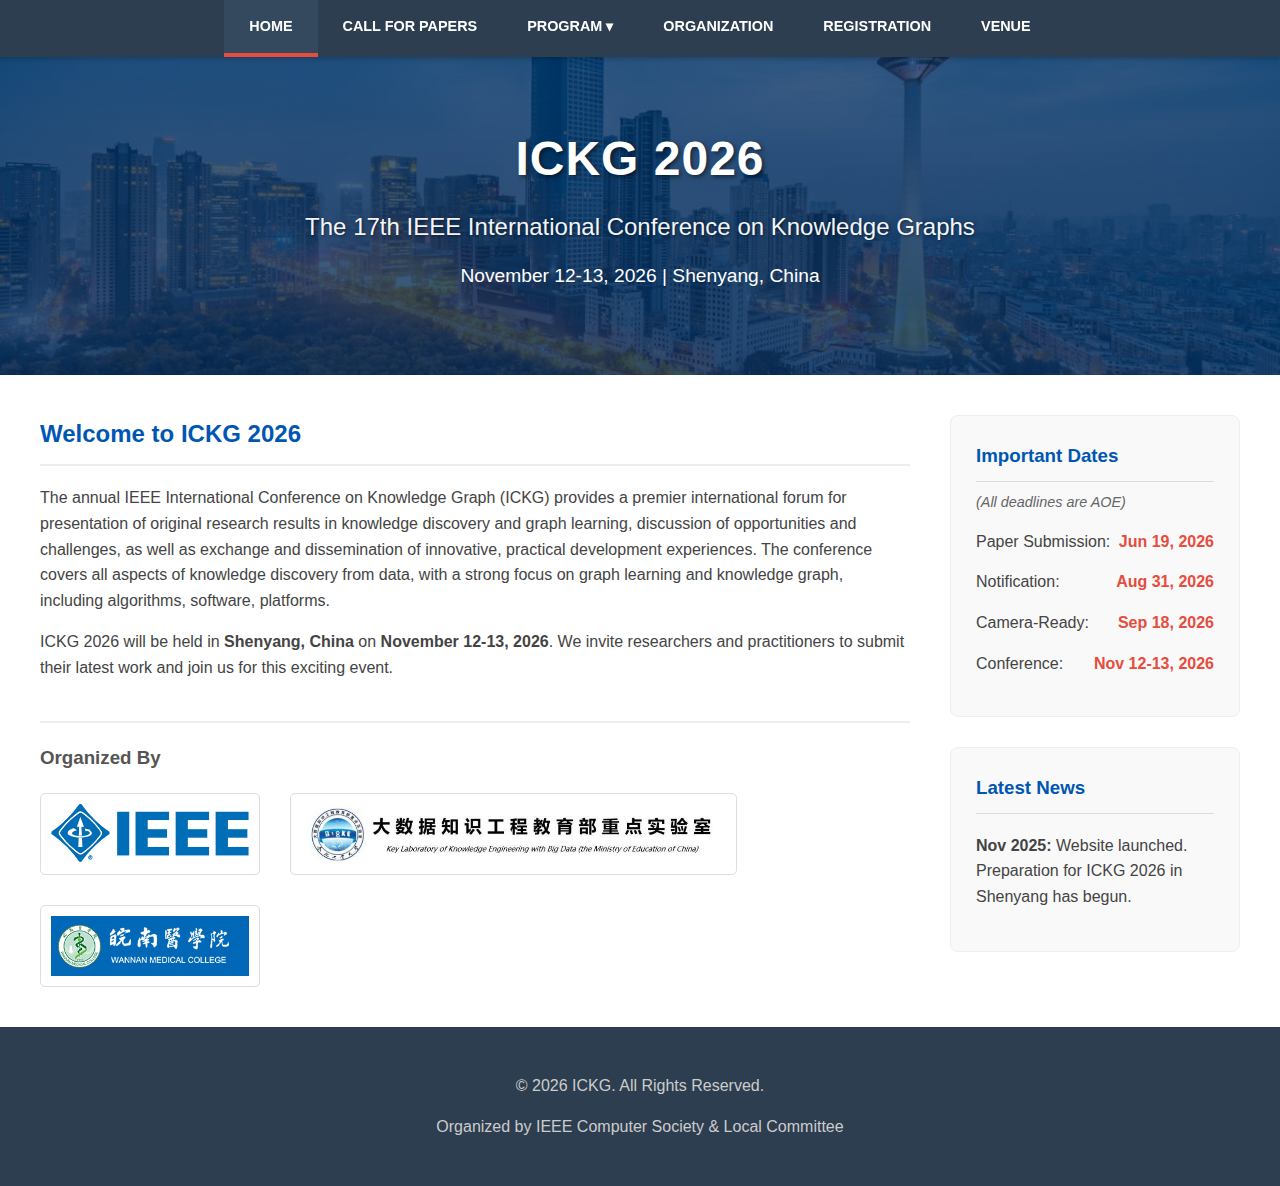
<file: index.html>
<!DOCTYPE html>
<html lang="en">
<head>
    <meta charset="UTF-8">
    <meta name="viewport" content="width=device-width, initial-scale=1.0">
    <title>Home - ICKG 2026</title>
    <link rel="stylesheet" href="style.css">
</head>
<body>
    
    <nav>
        <div class="nav-container">
            <div class="mobile-brand">ICKG 2026</div>
            <div class="menu-toggle" onclick="toggleMenu()">&#9776;</div>
            <ul id="main-menu">
                <li><a href="index.html" class="active">Home</a></li>
                <li><a href="call-for-papers.html">Call for Papers</a></li>
                <li class="dropdown">
                    <a href="program.html">Program &#9662;</a>
                    <ul class="dropdown-content">
                        <li><a href="program.html">Program Overview</a></li>
                        <li><a href="keynote-speakers.html">Keynote Speakers</a></li>
                        <li><a href="schedule.html">Schedule</a></li>
                    </ul>
                </li>
                <li><a href="organization.html">Organization</a></li>
                <li><a href="registration.html">Registration</a></li>
                <li><a href="venue.html">Venue</a></li>
            </ul>
        </div>
    </nav>
     
    
    <header>
        <div style="max-width: 1200px; margin: 0 auto; padding: 0 20px;">
            <h1>ICKG 2026</h1>
            <h2>The 17th IEEE International Conference on Knowledge Graphs</h2>
            <p style="font-size: 1.2rem; margin-top: 15px; font-weight: 500;">November 12-13, 2026 | Shenyang, China</p>
        </div>
    </header>

    <div class="container">
        <div class="main-content" style="">
            
    <h2 class="section-title">Welcome to ICKG 2026</h2>
    
    <p>The annual IEEE International Conference on Knowledge Graph (ICKG) provides a premier international forum for presentation of original research results in knowledge discovery and graph learning, discussion of opportunities and challenges, as well as exchange and dissemination of innovative, practical development experiences. The conference covers all aspects of knowledge discovery from data, with a strong focus on graph learning and knowledge graph, including algorithms, software, platforms.</p>
    
    <p>ICKG 2026 will be held in <strong>Shenyang, China</strong> on <strong>November 12-13, 2026</strong>. We invite researchers and practitioners to submit their latest work and join us for this exciting event.</p>

    <div class="organizer-section">
        <h3 style="margin-top:0; margin-bottom:20px; color:#555;">Organized By</h3>
        <div class="organizer-logos">
             <a href="https://www.ieee.org/" target="_blank" class="organizer-logo-link" title="IEEE">
                <img src="logo_ieee.png" alt="IEEE Logo" class="organizer-img" onerror="this.style.display='none';this.parentElement.innerHTML='<b>IEEE</b>'">
            </a>
            <a href="https://lab.zhonghuapu.com/" target="_blank" class="organizer-logo-link" title="BigKE Lab">
                <img src="logo_bigke.png" alt="BigKE Lab Logo" class="organizer-img" onerror="this.style.display='none';this.parentElement.innerHTML='<b>BigKE Lab</b>'">
            </a>
            <a href="https://www.wnmc.edu.cn/" target="_blank" class="organizer-logo-link" title="Wannan Medical College">
                <img src="logo_wnmc.png" alt="Wannan Medical College Logo" class="organizer-img" onerror="this.style.display='none';this.parentElement.innerHTML='<b>Wannan Medical College</b>'">
            </a>
        </div>
    </div>

        </div>
        
        <aside class="sidebar">
            <div class="sidebar-box">
                <h3>Important Dates</h3>
                <p style="font-size:0.9rem; color:#666; margin-top:-10px; margin-bottom:15px; font-style:italic;">(All deadlines are AOE)</p>
                <div class="date-item"><span>Paper Submission:</span><span class="date-value">Jun 19, 2026</span></div>
                <div class="date-item"><span>Notification:</span><span class="date-value">Aug 31, 2026</span></div>
                <div class="date-item"><span>Camera-Ready:</span><span class="date-value">Sep 18, 2026</span></div>
                <div class="date-item"><span>Conference:</span><span class="date-value">Nov 12-13, 2026</span></div>
            </div>
            <div class="sidebar-box">
                <h3>Latest News</h3>
                <p><strong>Nov 2025:</strong> Website launched. Preparation for ICKG 2026 in Shenyang has begun.</p>
            </div>
        </aside>

    </div>
    
    <footer>
        <p>&copy; 2026 ICKG. All Rights Reserved.</p>
        <p>Organized by IEEE Computer Society & Local Committee</p>
    </footer>
    
    <!-- Mobile Menu Script -->
    <script>
        function toggleMenu() {
            var menu = document.getElementById("main-menu");
            menu.classList.toggle("show-menu");
        }
    </script>
</body></html>
</file>
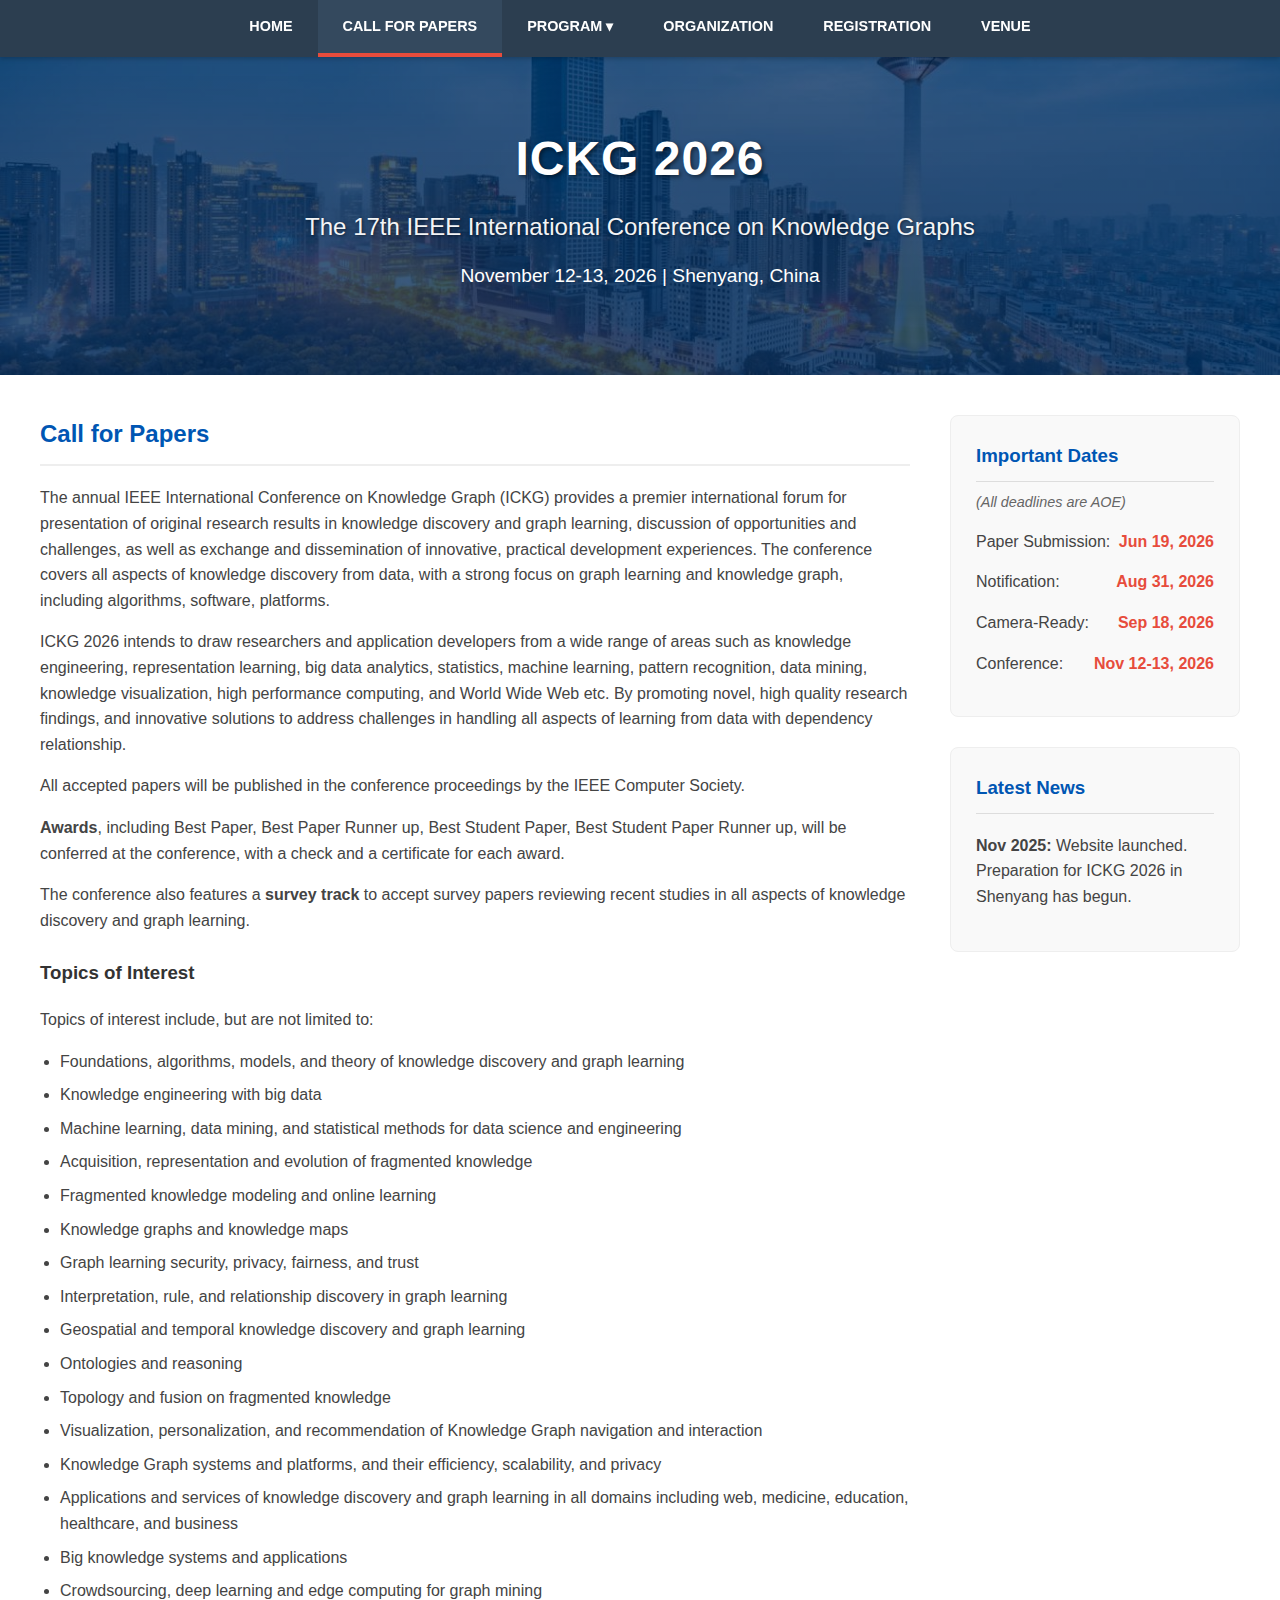
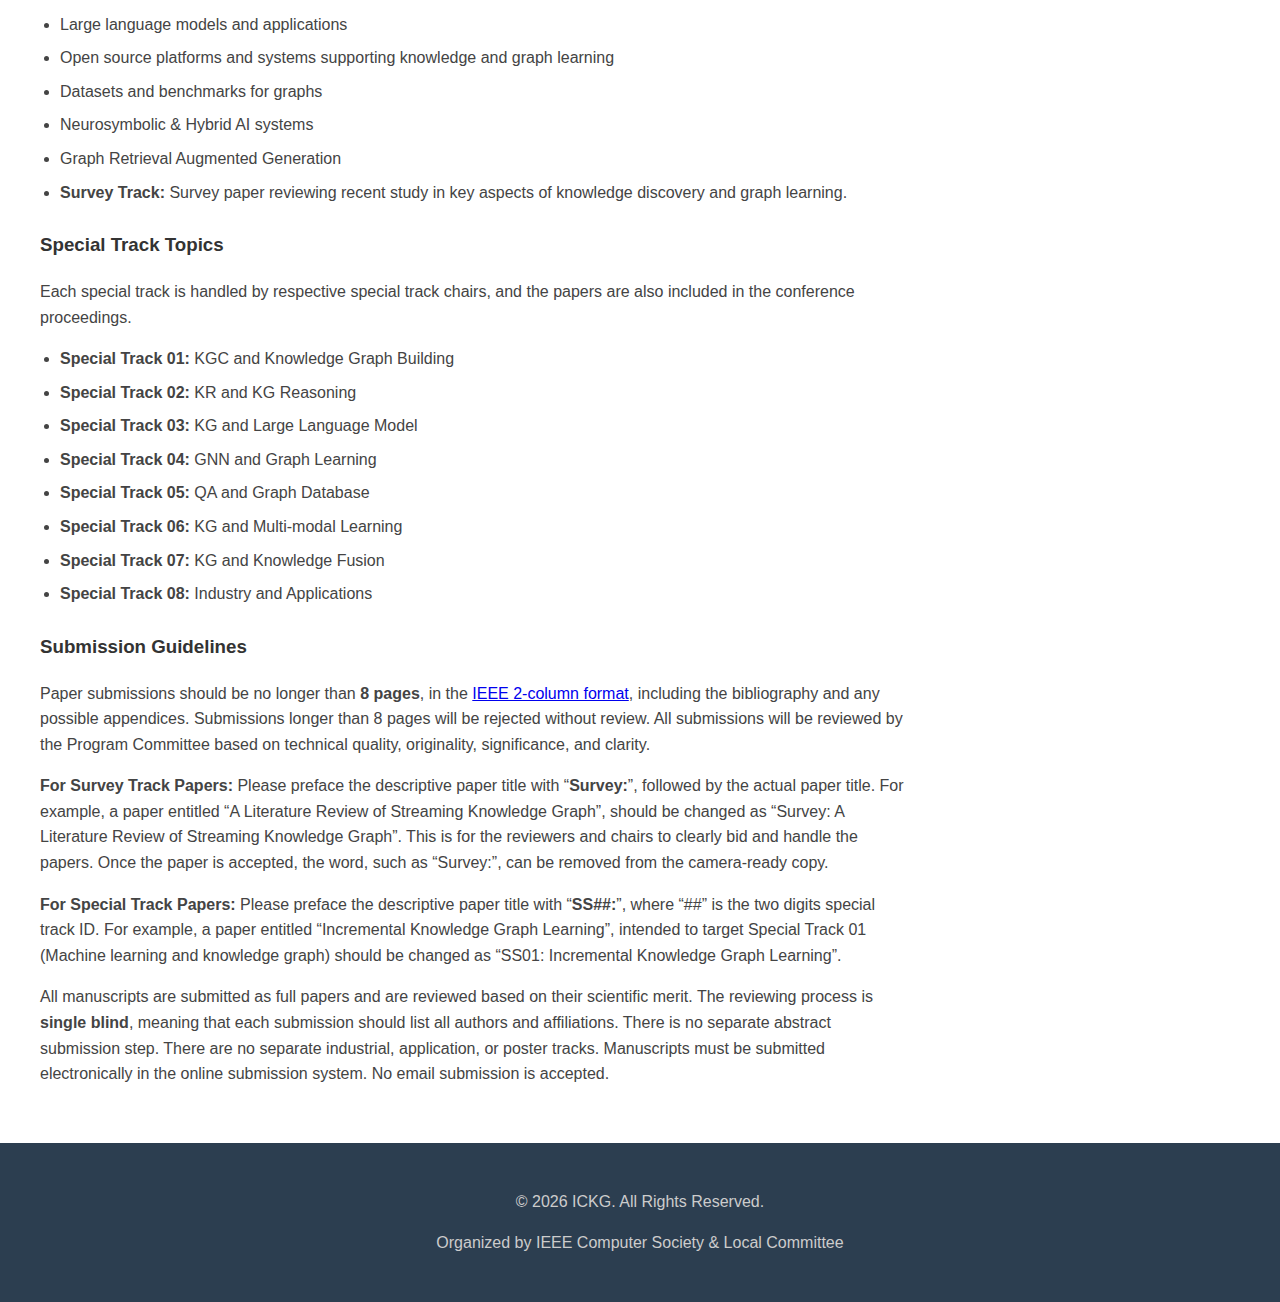
<file: call-for-papers.html>
<!DOCTYPE html>
<html lang="en">
<head>
    <meta charset="UTF-8">
    <meta name="viewport" content="width=device-width, initial-scale=1.0">
    <title>Call for Papers - ICKG 2026</title>
    <link rel="stylesheet" href="style.css">
</head>
<body>
    
    <nav>
        <div class="nav-container">
            <div class="mobile-brand">ICKG 2026</div>
            <div class="menu-toggle" onclick="toggleMenu()">&#9776;</div>
            <ul id="main-menu">
                <li><a href="index.html">Home</a></li>
                <li><a href="call-for-papers.html" class="active">Call for Papers</a></li>
                <li class="dropdown">
                    <a href="program.html">Program &#9662;</a>
                    <ul class="dropdown-content">
                        <li><a href="program.html">Program Overview</a></li>
                        <li><a href="keynote-speakers.html">Keynote Speakers</a></li>
                        <li><a href="schedule.html">Schedule</a></li>
                    </ul>
                </li>
                <li><a href="organization.html">Organization</a></li>
                <li><a href="registration.html">Registration</a></li>
                <li><a href="venue.html">Venue</a></li>
            </ul>
        </div>
    </nav>
     
    
    <header>
        <div style="max-width: 1200px; margin: 0 auto; padding: 0 20px;">
            <h1>ICKG 2026</h1>
            <h2>The 17th IEEE International Conference on Knowledge Graphs</h2>
            <p style="font-size: 1.2rem; margin-top: 15px; font-weight: 500;">November 12-13, 2026 | Shenyang, China</p>
        </div>
    </header>

    <div class="container">
        <div class="main-content" style="">
            
    <h2 class="section-title">Call for Papers</h2>
    
    <p>The annual IEEE International Conference on Knowledge Graph (ICKG) provides a premier international forum for presentation of original research results in knowledge discovery and graph learning, discussion of opportunities and challenges, as well as exchange and dissemination of innovative, practical development experiences. The conference covers all aspects of knowledge discovery from data, with a strong focus on graph learning and knowledge graph, including algorithms, software, platforms.</p>
    
    <p>ICKG 2026 intends to draw researchers and application developers from a wide range of areas such as knowledge engineering, representation learning, big data analytics, statistics, machine learning, pattern recognition, data mining, knowledge visualization, high performance computing, and World Wide Web etc. By promoting novel, high quality research findings, and innovative solutions to address challenges in handling all aspects of learning from data with dependency relationship.</p>
    
    <p>All accepted papers will be published in the conference proceedings by the IEEE Computer Society.</p>
    
    <p><strong>Awards</strong>, including Best Paper, Best Paper Runner up, Best Student Paper, Best Student Paper Runner up, will be conferred at the conference, with a check and a certificate for each award.</p>
    
    <p>The conference also features a <strong>survey track</strong> to accept survey papers reviewing recent studies in all aspects of knowledge discovery and graph learning.</p>

    <h3>Topics of Interest</h3>
    <p>Topics of interest include, but are not limited to:</p>
    <ul class="topic-list">
        <li>Foundations, algorithms, models, and theory of knowledge discovery and graph learning</li>
        <li>Knowledge engineering with big data</li>
        <li>Machine learning, data mining, and statistical methods for data science and engineering</li>
        <li>Acquisition, representation and evolution of fragmented knowledge</li>
        <li>Fragmented knowledge modeling and online learning</li>
        <li>Knowledge graphs and knowledge maps</li>
        <li>Graph learning security, privacy, fairness, and trust</li>
        <li>Interpretation, rule, and relationship discovery in graph learning</li>
        <li>Geospatial and temporal knowledge discovery and graph learning</li>
        <li>Ontologies and reasoning</li>
        <li>Topology and fusion on fragmented knowledge</li>
        <li>Visualization, personalization, and recommendation of Knowledge Graph navigation and interaction</li>
        <li>Knowledge Graph systems and platforms, and their efficiency, scalability, and privacy</li>
        <li>Applications and services of knowledge discovery and graph learning in all domains including web, medicine, education, healthcare, and business</li>
        <li>Big knowledge systems and applications</li>
        <li>Crowdsourcing, deep learning and edge computing for graph mining</li>
        <li>Large language models and applications</li>
        <li>Open source platforms and systems supporting knowledge and graph learning</li>
        <li>Datasets and benchmarks for graphs</li>
        <li>Neurosymbolic & Hybrid AI systems</li>
        <li>Graph Retrieval Augmented Generation</li>
        <li><strong>Survey Track:</strong> Survey paper reviewing recent study in key aspects of knowledge discovery and graph learning.</li>
    </ul>

    <h3>Special Track Topics</h3>
    <p>Each special track is handled by respective special track chairs, and the papers are also included in the conference proceedings.</p>
    <ul class="topic-list">
        <li><strong>Special Track 01:</strong> KGC and Knowledge Graph Building</li>
        <li><strong>Special Track 02:</strong> KR and KG Reasoning</li>
        <li><strong>Special Track 03:</strong> KG and Large Language Model</li>
        <li><strong>Special Track 04:</strong> GNN and Graph Learning</li>
        <li><strong>Special Track 05:</strong> QA and Graph Database</li>
        <li><strong>Special Track 06:</strong> KG and Multi-modal Learning</li>
        <li><strong>Special Track 07:</strong> KG and Knowledge Fusion</li>
        <li><strong>Special Track 08:</strong> Industry and Applications</li>
    </ul>

    <h3>Submission Guidelines</h3>
    <p>Paper submissions should be no longer than <strong>8 pages</strong>, in the <a href="https://www.ieee.org/conferences/publishing/templates.html" target="_blank">IEEE 2-column format</a>, including the bibliography and any possible appendices. Submissions longer than 8 pages will be rejected without review. All submissions will be reviewed by the Program Committee based on technical quality, originality, significance, and clarity.</p>
    
    <p><strong>For Survey Track Papers:</strong> Please preface the descriptive paper title with “<strong>Survey:</strong>”, followed by the actual paper title. For example, a paper entitled “A Literature Review of Streaming Knowledge Graph”, should be changed as “Survey: A Literature Review of Streaming Knowledge Graph”. This is for the reviewers and chairs to clearly bid and handle the papers. Once the paper is accepted, the word, such as “Survey:”, can be removed from the camera-ready copy.</p>

    <p><strong>For Special Track Papers:</strong> Please preface the descriptive paper title with “<strong>SS##:</strong>”, where “##” is the two digits special track ID. For example, a paper entitled “Incremental Knowledge Graph Learning”, intended to target Special Track 01 (Machine learning and knowledge graph) should be changed as “SS01: Incremental Knowledge Graph Learning”.</p>

    <p>All manuscripts are submitted as full papers and are reviewed based on their scientific merit. The reviewing process is <strong>single blind</strong>, meaning that each submission should list all authors and affiliations. There is no separate abstract submission step. There are no separate industrial, application, or poster tracks. Manuscripts must be submitted electronically in the online submission system. No email submission is accepted.</p>

        </div>
        
        <aside class="sidebar">
            <div class="sidebar-box">
                <h3>Important Dates</h3>
                <p style="font-size:0.9rem; color:#666; margin-top:-10px; margin-bottom:15px; font-style:italic;">(All deadlines are AOE)</p>
                <div class="date-item"><span>Paper Submission:</span><span class="date-value">Jun 19, 2026</span></div>
                <div class="date-item"><span>Notification:</span><span class="date-value">Aug 31, 2026</span></div>
                <div class="date-item"><span>Camera-Ready:</span><span class="date-value">Sep 18, 2026</span></div>
                <div class="date-item"><span>Conference:</span><span class="date-value">Nov 12-13, 2026</span></div>
            </div>
            <div class="sidebar-box">
                <h3>Latest News</h3>
                <p><strong>Nov 2025:</strong> Website launched. Preparation for ICKG 2026 in Shenyang has begun.</p>
            </div>
        </aside>

    </div>
    
    <footer>
        <p>&copy; 2026 ICKG. All Rights Reserved.</p>
        <p>Organized by IEEE Computer Society & Local Committee</p>
    </footer>
    
    <!-- Mobile Menu Script -->
    <script>
        function toggleMenu() {
            var menu = document.getElementById("main-menu");
            menu.classList.toggle("show-menu");
        }
    </script>
</body></html>
</file>
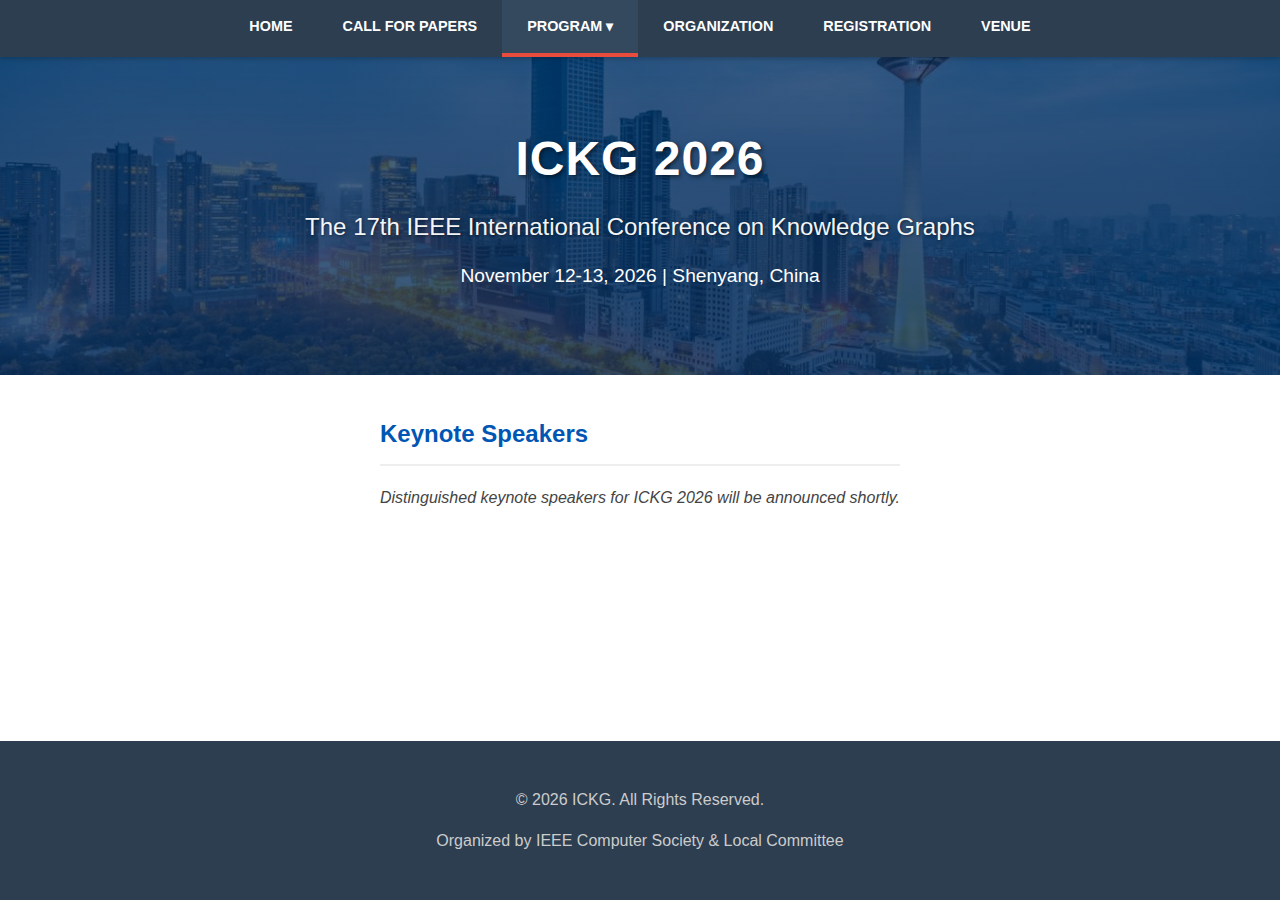
<file: keynote-speakers.html>
<!DOCTYPE html>
<html lang="en">
<head>
    <meta charset="UTF-8">
    <meta name="viewport" content="width=device-width, initial-scale=1.0">
    <title>Keynote Speakers - ICKG 2026</title>
    <link rel="stylesheet" href="style.css">
</head>
<body>
    
    <nav>
        <div class="nav-container">
            <div class="mobile-brand">ICKG 2026</div>
            <div class="menu-toggle" onclick="toggleMenu()">&#9776;</div>
            <ul id="main-menu">
                <li><a href="index.html">Home</a></li>
                <li><a href="call-for-papers.html">Call for Papers</a></li>
                <li class="dropdown">
                    <a href="program.html" class="active">Program &#9662;</a>
                    <ul class="dropdown-content">
                        <li><a href="program.html">Program Overview</a></li>
                        <li><a href="keynote-speakers.html">Keynote Speakers</a></li>
                        <li><a href="schedule.html">Schedule</a></li>
                    </ul>
                </li>
                <li><a href="organization.html">Organization</a></li>
                <li><a href="registration.html">Registration</a></li>
                <li><a href="venue.html">Venue</a></li>
            </ul>
        </div>
    </nav>
     
    
    <header>
        <div style="max-width: 1200px; margin: 0 auto; padding: 0 20px;">
            <h1>ICKG 2026</h1>
            <h2>The 17th IEEE International Conference on Knowledge Graphs</h2>
            <p style="font-size: 1.2rem; margin-top: 15px; font-weight: 500;">November 12-13, 2026 | Shenyang, China</p>
        </div>
    </header>

    <div class="container">
        <div class="main-content" style="width:100%;">
            <h2 class="section-title">Keynote Speakers</h2><p><em>Distinguished keynote speakers for ICKG 2026 will be announced shortly.</em></p>
        </div>
        
    </div>
    
    <footer>
        <p>&copy; 2026 ICKG. All Rights Reserved.</p>
        <p>Organized by IEEE Computer Society & Local Committee</p>
    </footer>
    
    <!-- Mobile Menu Script -->
    <script>
        function toggleMenu() {
            var menu = document.getElementById("main-menu");
            menu.classList.toggle("show-menu");
        }
    </script>
</body></html>
</file>
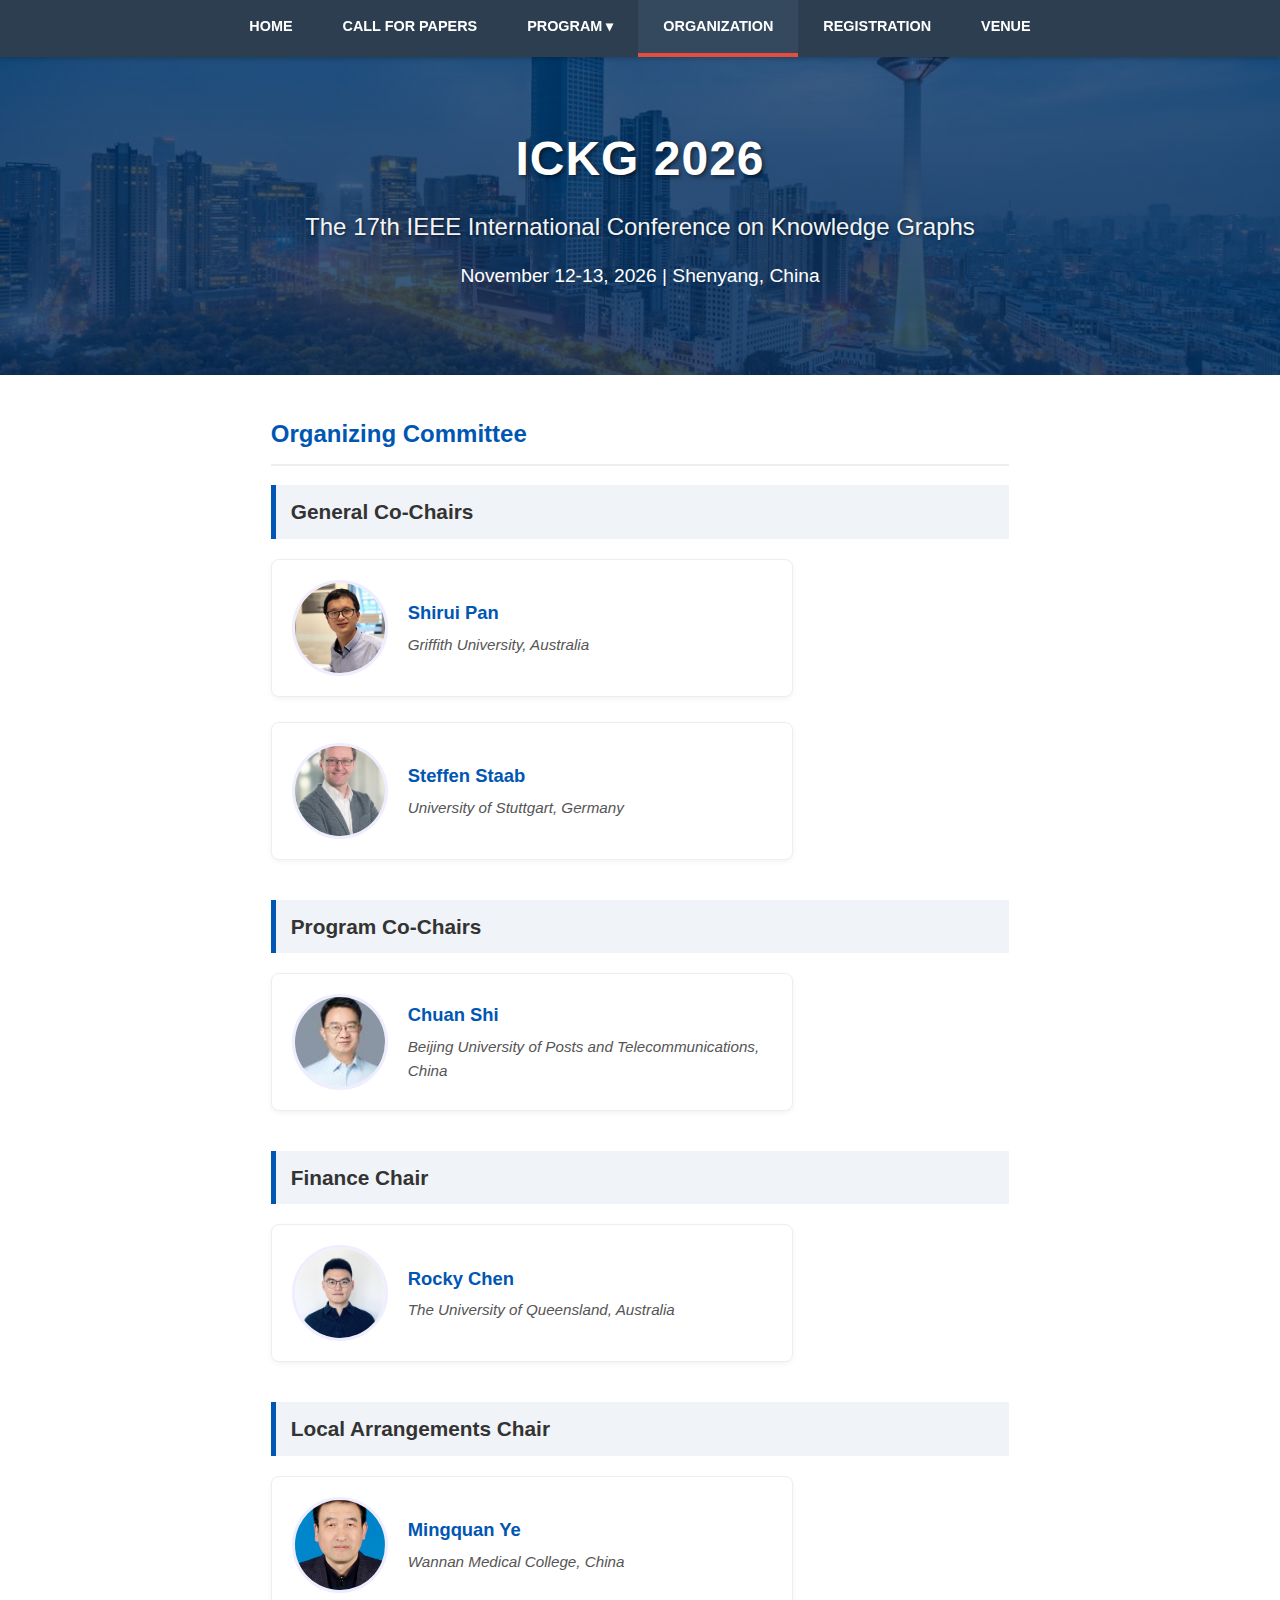
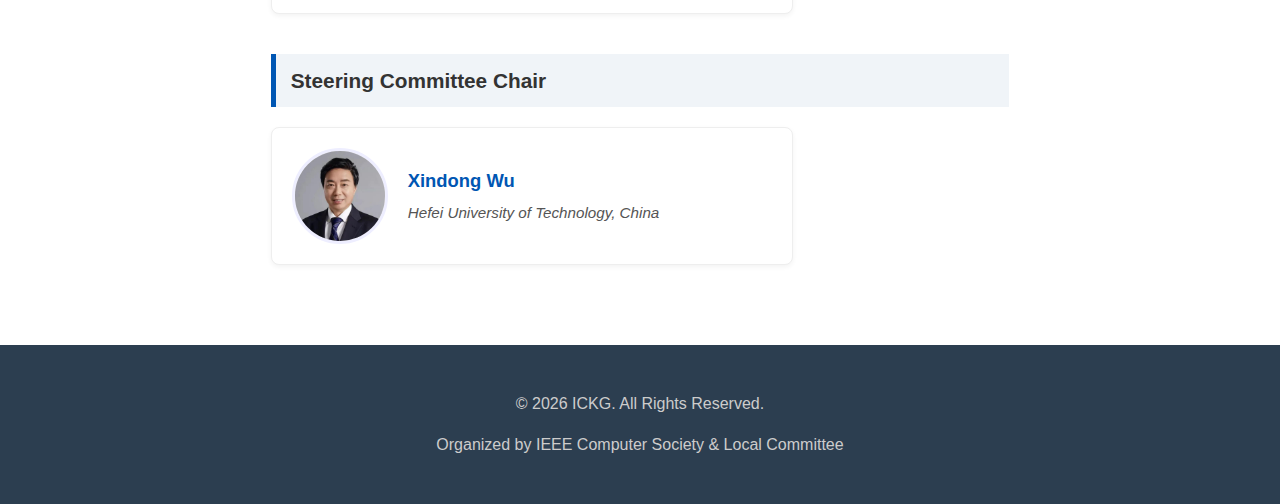
<file: organization.html>
<!DOCTYPE html>
<html lang="en">
<head>
    <meta charset="UTF-8">
    <meta name="viewport" content="width=device-width, initial-scale=1.0">
    <title>Organization - ICKG 2026</title>
    <link rel="stylesheet" href="style.css">
</head>
<body>
    
    <nav>
        <div class="nav-container">
            <div class="mobile-brand">ICKG 2026</div>
            <div class="menu-toggle" onclick="toggleMenu()">&#9776;</div>
            <ul id="main-menu">
                <li><a href="index.html">Home</a></li>
                <li><a href="call-for-papers.html">Call for Papers</a></li>
                <li class="dropdown">
                    <a href="program.html">Program &#9662;</a>
                    <ul class="dropdown-content">
                        <li><a href="program.html">Program Overview</a></li>
                        <li><a href="keynote-speakers.html">Keynote Speakers</a></li>
                        <li><a href="schedule.html">Schedule</a></li>
                    </ul>
                </li>
                <li><a href="organization.html" class="active">Organization</a></li>
                <li><a href="registration.html">Registration</a></li>
                <li><a href="venue.html">Venue</a></li>
            </ul>
        </div>
    </nav>
     
    
    <header>
        <div style="max-width: 1200px; margin: 0 auto; padding: 0 20px;">
            <h1>ICKG 2026</h1>
            <h2>The 17th IEEE International Conference on Knowledge Graphs</h2>
            <p style="font-size: 1.2rem; margin-top: 15px; font-weight: 500;">November 12-13, 2026 | Shenyang, China</p>
        </div>
    </header>

    <div class="container">
        <div class="main-content" style="width:100%;">
            
    <h2 class="section-title">Organizing Committee</h2>

    <div class="committee-group">
        <div class="committee-role-title">General Co-Chairs</div>
        <div class="member-grid">
            <div class="member-card">
                <img src="photo_shirui.jpg" alt="Shirui Pan" class="member-photo" onerror="this.src='https://via.placeholder.com/150?text=Photo'">
                <div class="member-info">
                    <a href="https://experts.griffith.edu.au/37935-shirui-pan" target="_blank" class="member-name">Shirui Pan</a>
                    <span class="member-affil">Griffith University, Australia</span>
                </div>
            </div>
            <div class="member-card">
                <img src="photo_steffen.jpg" alt="Steffen Staab" class="member-photo" onerror="this.src='https://via.placeholder.com/150?text=Photo'">
                <div class="member-info">
                    <a href="https://scholar.google.com/citations?user=QvpcUn8AAAAJ&hl=en" target="_blank" class="member-name">Steffen Staab</a>
                    <span class="member-affil">University of Stuttgart, Germany</span>
                </div>
            </div>
        </div>
    </div>

    <div class="committee-group">
        <div class="committee-role-title">Program Co-Chairs</div>
        <div class="member-grid">
            <div class="member-card">
                <img src="photo_chuan.jpg" alt="Chuan Shi" class="member-photo" onerror="this.src='https://via.placeholder.com/150?text=Photo'">
                <div class="member-info">
                    <a href="https://scholar.google.com/citations?user=tUq_v90AAAAJ&hl=en" target="_blank" class="member-name">Chuan Shi</a>
                    <span class="member-affil">Beijing University of Posts and Telecommunications, China</span>
                </div>
            </div>
        </div>
    </div>

    <div class="committee-group">
        <div class="committee-role-title">Finance Chair</div>
        <div class="member-grid">
            <div class="member-card">
                <img src="photo_rocky.jpg" alt="Rocky Chen" class="member-photo" onerror="this.src='https://via.placeholder.com/150?text=Photo'">
                <div class="member-info">
                    <a href="https://scholar.google.com/citations?user=07cqSMsAAAAJ&hl=en" target="_blank" class="member-name">Rocky Chen</a>
                    <span class="member-affil">The University of Queensland, Australia</span>
                </div>
            </div>
        </div>
    </div>

    <div class="committee-group">
        <div class="committee-role-title">Local Arrangements Chair</div>
        <div class="member-grid">
            <div class="member-card">
                <img src="photo_mingquan.jpg" alt="Mingquan Ye" class="member-photo" onerror="this.src='https://via.placeholder.com/150?text=Photo'">
                <div class="member-info">
                    <a href="https://yxxxxy.wnmc.edu.cn/info/1009/4711.htm" target="_blank" class="member-name">Mingquan Ye</a>
                    <span class="member-affil">Wannan Medical College, China</span>
                </div>
            </div>
        </div>
    </div>

    <div class="committee-group">
        <div class="committee-role-title">Steering Committee Chair</div>
        <div class="member-grid">
            <div class="member-card">
                <img src="photo_xindong.jpg" alt="Xindong Wu" class="member-photo" onerror="this.src='https://via.placeholder.com/150?text=Photo'">
                <div class="member-info">
                    <a href="https://xwu.zhonghuapu.com/" target="_blank" class="member-name">Xindong Wu</a>
                    <span class="member-affil">Hefei University of Technology, China</span>
                </div>
            </div>
        </div>
    </div>

        </div>
        
    </div>
    
    <footer>
        <p>&copy; 2026 ICKG. All Rights Reserved.</p>
        <p>Organized by IEEE Computer Society & Local Committee</p>
    </footer>
    
    <!-- Mobile Menu Script -->
    <script>
        function toggleMenu() {
            var menu = document.getElementById("main-menu");
            menu.classList.toggle("show-menu");
        }
    </script>
</body></html>
</file>
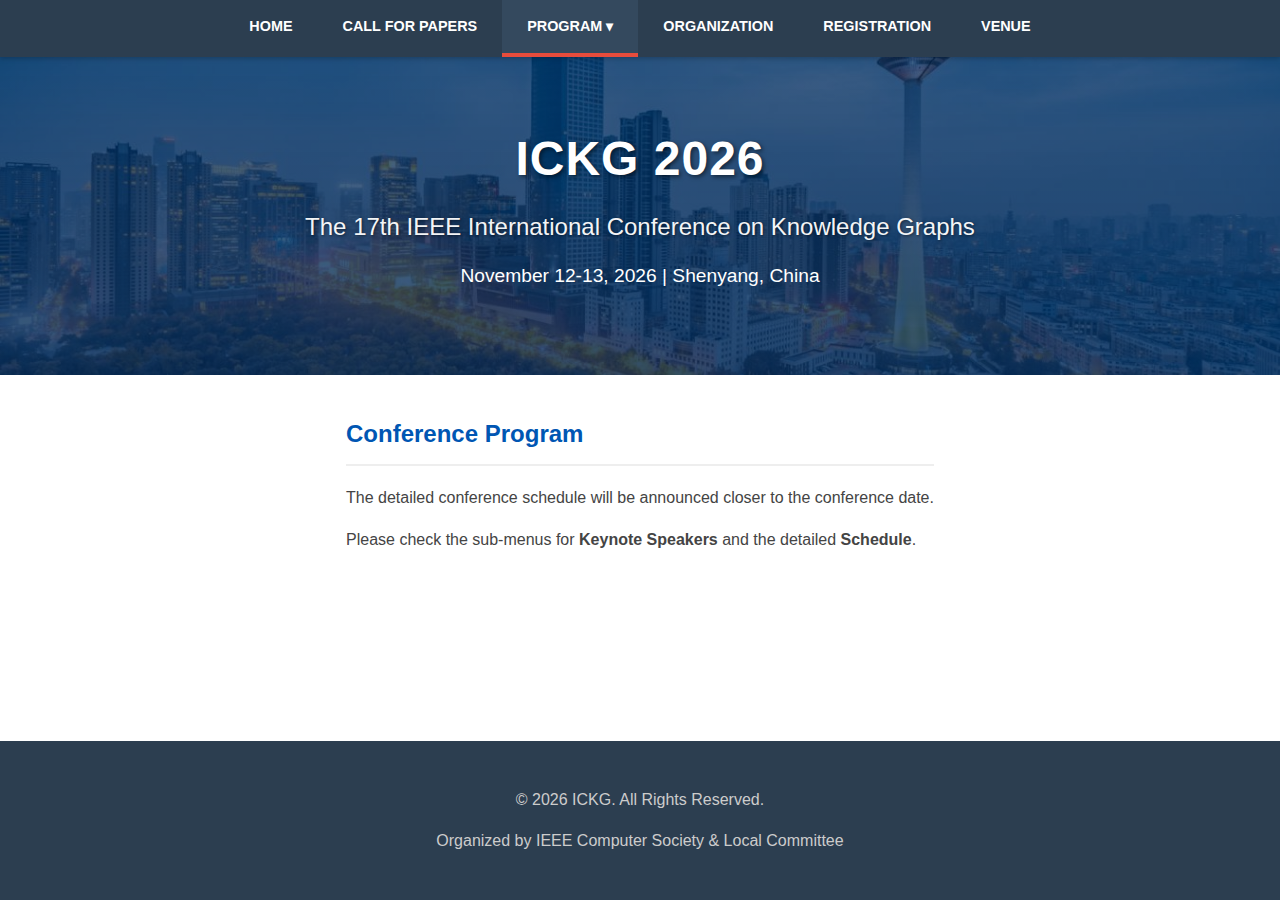
<file: program.html>
<!DOCTYPE html>
<html lang="en">
<head>
    <meta charset="UTF-8">
    <meta name="viewport" content="width=device-width, initial-scale=1.0">
    <title>Program - ICKG 2026</title>
    <link rel="stylesheet" href="style.css">
</head>
<body>
    
    <nav>
        <div class="nav-container">
            <div class="mobile-brand">ICKG 2026</div>
            <div class="menu-toggle" onclick="toggleMenu()">&#9776;</div>
            <ul id="main-menu">
                <li><a href="index.html">Home</a></li>
                <li><a href="call-for-papers.html">Call for Papers</a></li>
                <li class="dropdown">
                    <a href="program.html" class="active">Program &#9662;</a>
                    <ul class="dropdown-content">
                        <li><a href="program.html">Program Overview</a></li>
                        <li><a href="keynote-speakers.html">Keynote Speakers</a></li>
                        <li><a href="schedule.html">Schedule</a></li>
                    </ul>
                </li>
                <li><a href="organization.html">Organization</a></li>
                <li><a href="registration.html">Registration</a></li>
                <li><a href="venue.html">Venue</a></li>
            </ul>
        </div>
    </nav>
     
    
    <header>
        <div style="max-width: 1200px; margin: 0 auto; padding: 0 20px;">
            <h1>ICKG 2026</h1>
            <h2>The 17th IEEE International Conference on Knowledge Graphs</h2>
            <p style="font-size: 1.2rem; margin-top: 15px; font-weight: 500;">November 12-13, 2026 | Shenyang, China</p>
        </div>
    </header>

    <div class="container">
        <div class="main-content" style="width:100%;">
            <h2 class="section-title">Conference Program</h2><p>The detailed conference schedule will be announced closer to the conference date.</p><p>Please check the sub-menus for <strong>Keynote Speakers</strong> and the detailed <strong>Schedule</strong>.</p>
        </div>
        
    </div>
    
    <footer>
        <p>&copy; 2026 ICKG. All Rights Reserved.</p>
        <p>Organized by IEEE Computer Society & Local Committee</p>
    </footer>
    
    <!-- Mobile Menu Script -->
    <script>
        function toggleMenu() {
            var menu = document.getElementById("main-menu");
            menu.classList.toggle("show-menu");
        }
    </script>
</body></html>
</file>
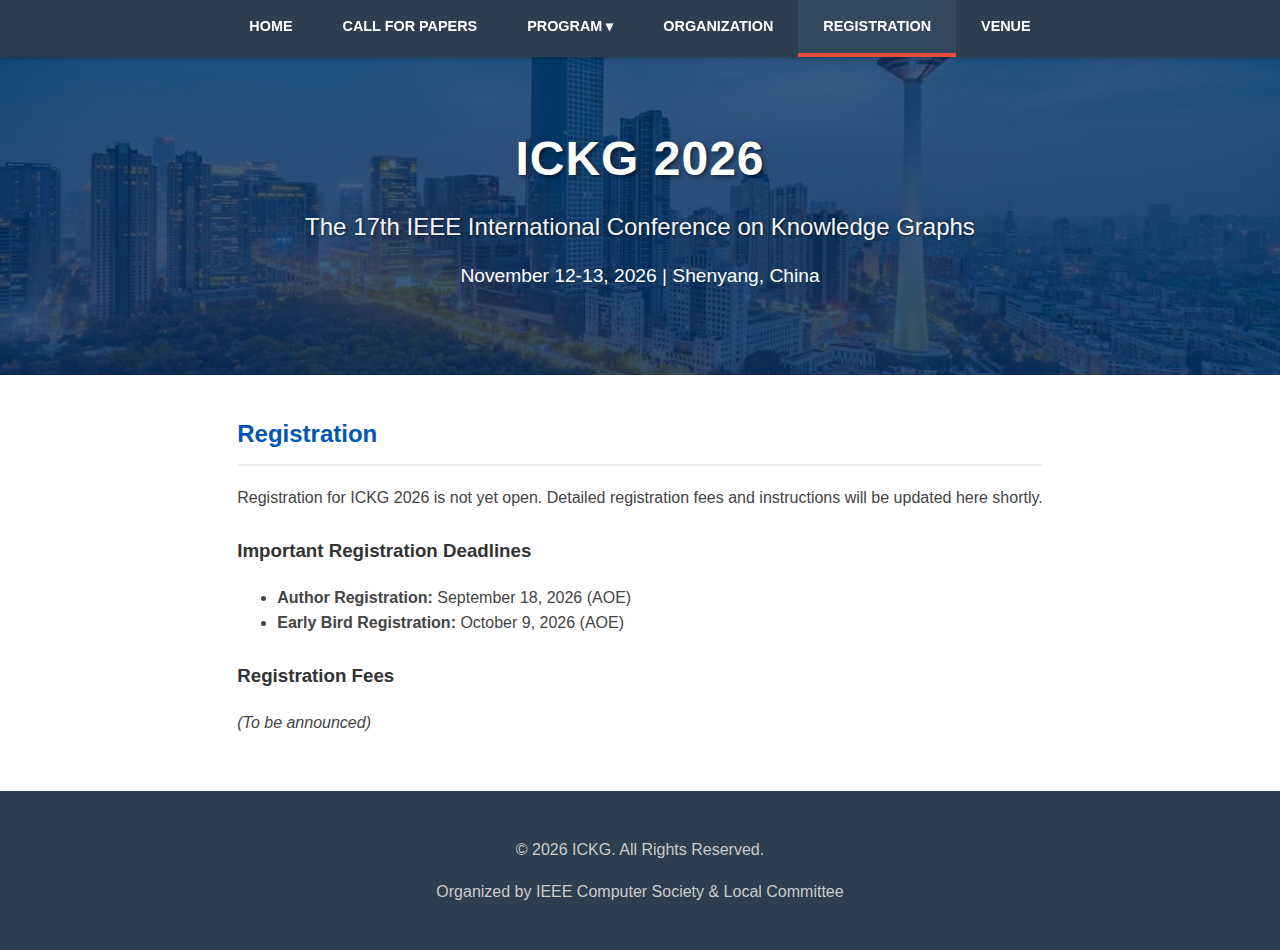
<file: registration.html>
<!DOCTYPE html>
<html lang="en">
<head>
    <meta charset="UTF-8">
    <meta name="viewport" content="width=device-width, initial-scale=1.0">
    <title>Registration - ICKG 2026</title>
    <link rel="stylesheet" href="style.css">
</head>
<body>
    
    <nav>
        <div class="nav-container">
            <div class="mobile-brand">ICKG 2026</div>
            <div class="menu-toggle" onclick="toggleMenu()">&#9776;</div>
            <ul id="main-menu">
                <li><a href="index.html">Home</a></li>
                <li><a href="call-for-papers.html">Call for Papers</a></li>
                <li class="dropdown">
                    <a href="program.html">Program &#9662;</a>
                    <ul class="dropdown-content">
                        <li><a href="program.html">Program Overview</a></li>
                        <li><a href="keynote-speakers.html">Keynote Speakers</a></li>
                        <li><a href="schedule.html">Schedule</a></li>
                    </ul>
                </li>
                <li><a href="organization.html">Organization</a></li>
                <li><a href="registration.html" class="active">Registration</a></li>
                <li><a href="venue.html">Venue</a></li>
            </ul>
        </div>
    </nav>
     
    
    <header>
        <div style="max-width: 1200px; margin: 0 auto; padding: 0 20px;">
            <h1>ICKG 2026</h1>
            <h2>The 17th IEEE International Conference on Knowledge Graphs</h2>
            <p style="font-size: 1.2rem; margin-top: 15px; font-weight: 500;">November 12-13, 2026 | Shenyang, China</p>
        </div>
    </header>

    <div class="container">
        <div class="main-content" style="width:100%;">
            
    <h2 class="section-title">Registration</h2>
    <p>Registration for ICKG 2026 is not yet open. Detailed registration fees and instructions will be updated here shortly.</p>
    <h3>Important Registration Deadlines</h3>
    <ul>
        <li><strong>Author Registration:</strong> September 18, 2026 (AOE)</li>
        <li><strong>Early Bird Registration:</strong> October 9, 2026 (AOE)</li>
    </ul>
    <h3>Registration Fees</h3>
    <p><em>(To be announced)</em></p>

        </div>
        
    </div>
    
    <footer>
        <p>&copy; 2026 ICKG. All Rights Reserved.</p>
        <p>Organized by IEEE Computer Society & Local Committee</p>
    </footer>
    
    <!-- Mobile Menu Script -->
    <script>
        function toggleMenu() {
            var menu = document.getElementById("main-menu");
            menu.classList.toggle("show-menu");
        }
    </script>
</body></html>
</file>
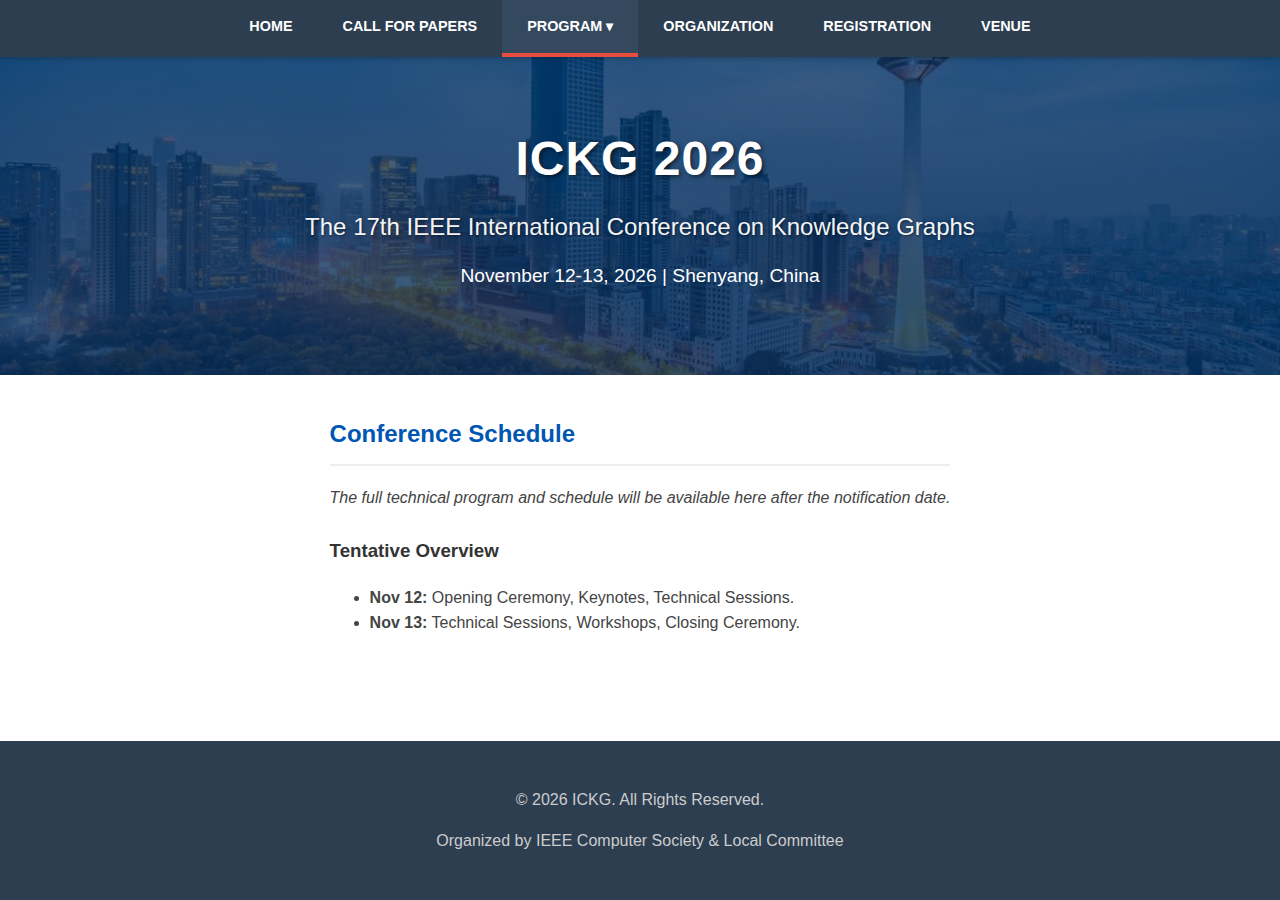
<file: schedule.html>
<!DOCTYPE html>
<html lang="en">
<head>
    <meta charset="UTF-8">
    <meta name="viewport" content="width=device-width, initial-scale=1.0">
    <title>Schedule - ICKG 2026</title>
    <link rel="stylesheet" href="style.css">
</head>
<body>
    
    <nav>
        <div class="nav-container">
            <div class="mobile-brand">ICKG 2026</div>
            <div class="menu-toggle" onclick="toggleMenu()">&#9776;</div>
            <ul id="main-menu">
                <li><a href="index.html">Home</a></li>
                <li><a href="call-for-papers.html">Call for Papers</a></li>
                <li class="dropdown">
                    <a href="program.html" class="active">Program &#9662;</a>
                    <ul class="dropdown-content">
                        <li><a href="program.html">Program Overview</a></li>
                        <li><a href="keynote-speakers.html">Keynote Speakers</a></li>
                        <li><a href="schedule.html">Schedule</a></li>
                    </ul>
                </li>
                <li><a href="organization.html">Organization</a></li>
                <li><a href="registration.html">Registration</a></li>
                <li><a href="venue.html">Venue</a></li>
            </ul>
        </div>
    </nav>
     
    
    <header>
        <div style="max-width: 1200px; margin: 0 auto; padding: 0 20px;">
            <h1>ICKG 2026</h1>
            <h2>The 17th IEEE International Conference on Knowledge Graphs</h2>
            <p style="font-size: 1.2rem; margin-top: 15px; font-weight: 500;">November 12-13, 2026 | Shenyang, China</p>
        </div>
    </header>

    <div class="container">
        <div class="main-content" style="width:100%;">
            <h2 class="section-title">Conference Schedule</h2><p><em>The full technical program and schedule will be available here after the notification date.</em></p><h3>Tentative Overview</h3><ul><li><strong>Nov 12:</strong> Opening Ceremony, Keynotes, Technical Sessions.</li><li><strong>Nov 13:</strong> Technical Sessions, Workshops, Closing Ceremony.</li></ul>
        </div>
        
    </div>
    
    <footer>
        <p>&copy; 2026 ICKG. All Rights Reserved.</p>
        <p>Organized by IEEE Computer Society & Local Committee</p>
    </footer>
    
    <!-- Mobile Menu Script -->
    <script>
        function toggleMenu() {
            var menu = document.getElementById("main-menu");
            menu.classList.toggle("show-menu");
        }
    </script>
</body></html>
</file>
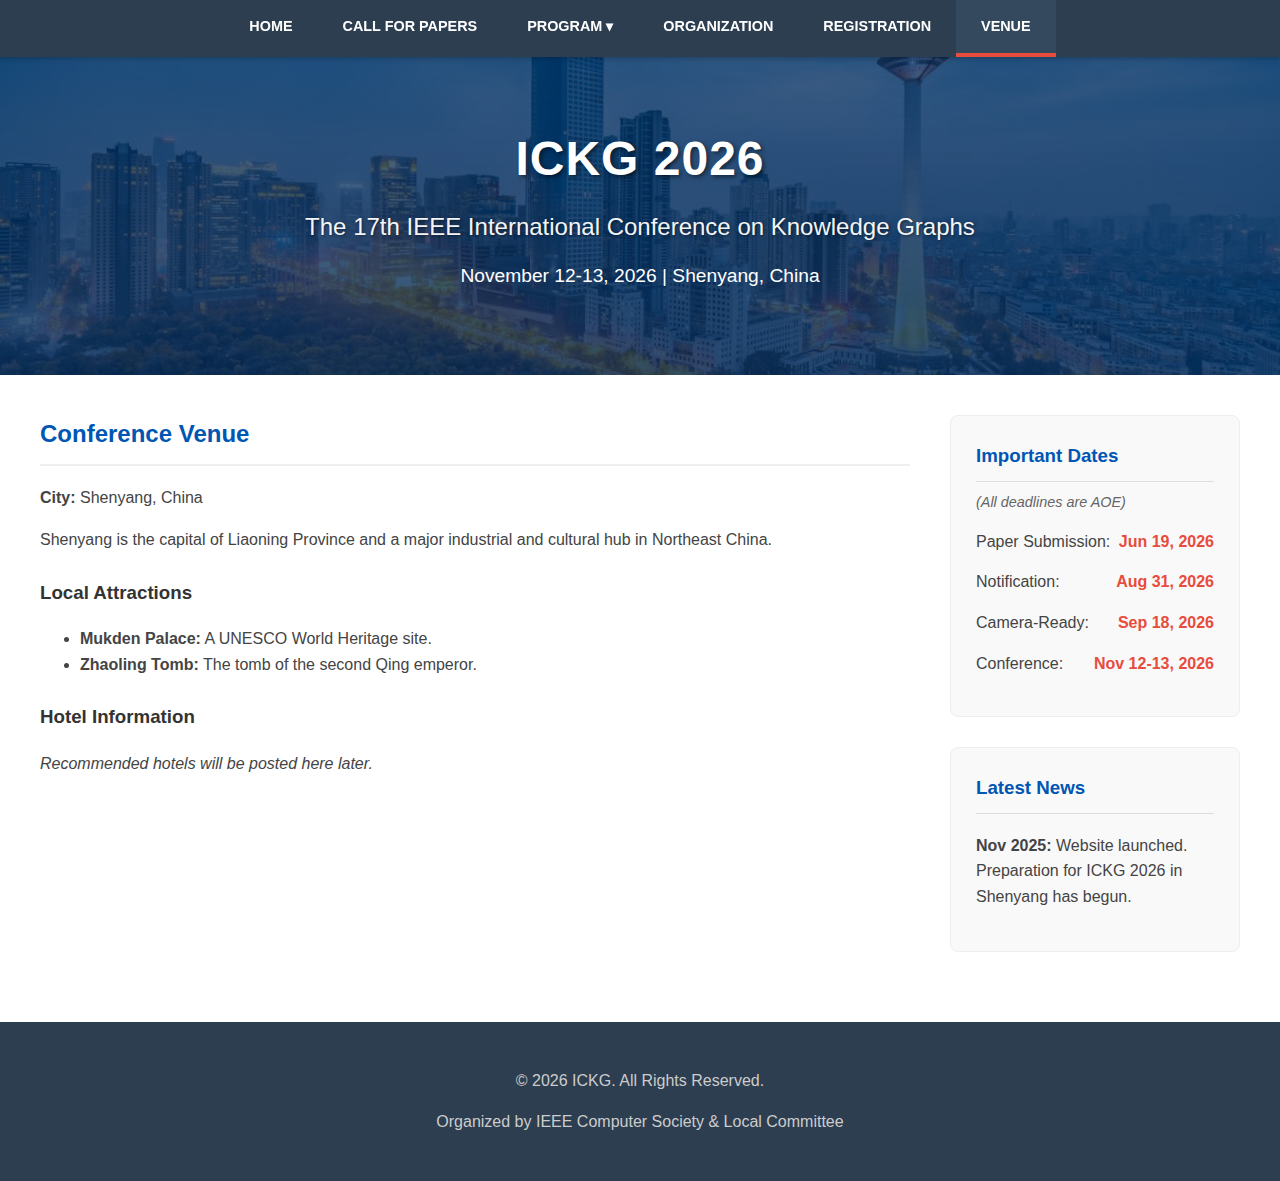
<file: venue.html>
<!DOCTYPE html>
<html lang="en">
<head>
    <meta charset="UTF-8">
    <meta name="viewport" content="width=device-width, initial-scale=1.0">
    <title>Venue - ICKG 2026</title>
    <link rel="stylesheet" href="style.css">
</head>
<body>
    
    <nav>
        <div class="nav-container">
            <div class="mobile-brand">ICKG 2026</div>
            <div class="menu-toggle" onclick="toggleMenu()">&#9776;</div>
            <ul id="main-menu">
                <li><a href="index.html">Home</a></li>
                <li><a href="call-for-papers.html">Call for Papers</a></li>
                <li class="dropdown">
                    <a href="program.html">Program &#9662;</a>
                    <ul class="dropdown-content">
                        <li><a href="program.html">Program Overview</a></li>
                        <li><a href="keynote-speakers.html">Keynote Speakers</a></li>
                        <li><a href="schedule.html">Schedule</a></li>
                    </ul>
                </li>
                <li><a href="organization.html">Organization</a></li>
                <li><a href="registration.html">Registration</a></li>
                <li><a href="venue.html" class="active">Venue</a></li>
            </ul>
        </div>
    </nav>
     
    
    <header>
        <div style="max-width: 1200px; margin: 0 auto; padding: 0 20px;">
            <h1>ICKG 2026</h1>
            <h2>The 17th IEEE International Conference on Knowledge Graphs</h2>
            <p style="font-size: 1.2rem; margin-top: 15px; font-weight: 500;">November 12-13, 2026 | Shenyang, China</p>
        </div>
    </header>

    <div class="container">
        <div class="main-content" style="">
            <h2 class="section-title">Conference Venue</h2><p><strong>City:</strong> Shenyang, China</p><p>Shenyang is the capital of Liaoning Province and a major industrial and cultural hub in Northeast China.</p><h3>Local Attractions</h3><ul><li><strong>Mukden Palace:</strong> A UNESCO World Heritage site.</li><li><strong>Zhaoling Tomb:</strong> The tomb of the second Qing emperor.</li></ul><h3>Hotel Information</h3><p><em>Recommended hotels will be posted here later.</em></p>
        </div>
        
        <aside class="sidebar">
            <div class="sidebar-box">
                <h3>Important Dates</h3>
                <p style="font-size:0.9rem; color:#666; margin-top:-10px; margin-bottom:15px; font-style:italic;">(All deadlines are AOE)</p>
                <div class="date-item"><span>Paper Submission:</span><span class="date-value">Jun 19, 2026</span></div>
                <div class="date-item"><span>Notification:</span><span class="date-value">Aug 31, 2026</span></div>
                <div class="date-item"><span>Camera-Ready:</span><span class="date-value">Sep 18, 2026</span></div>
                <div class="date-item"><span>Conference:</span><span class="date-value">Nov 12-13, 2026</span></div>
            </div>
            <div class="sidebar-box">
                <h3>Latest News</h3>
                <p><strong>Nov 2025:</strong> Website launched. Preparation for ICKG 2026 in Shenyang has begun.</p>
            </div>
        </aside>

    </div>
    
    <footer>
        <p>&copy; 2026 ICKG. All Rights Reserved.</p>
        <p>Organized by IEEE Computer Society & Local Committee</p>
    </footer>
    
    <!-- Mobile Menu Script -->
    <script>
        function toggleMenu() {
            var menu = document.getElementById("main-menu");
            menu.classList.toggle("show-menu");
        }
    </script>
</body></html>
</file>
<file: style.css>
:root {
    --primary-color: #0056b3;
    --secondary-color: #333;
    --bg-light: #f9f9f9;
    --text-color: #444;
    --accent-color: #e74c3c;
    --nav-bg: #2c3e50;
}
body {
    font-family: 'Segoe UI', Tahoma, Geneva, Verdana, sans-serif;
    margin: 0; padding: 0; color: var(--text-color); line-height: 1.6;
    display: flex; flex-direction: column; min-height: 100vh;
}

/* --- NAVIGATION BAR (Now at Top) --- */
nav {
    background: var(--nav-bg);
    position: sticky;
    top: 0;
    z-index: 2000; /* Higher than everything else */
    box-shadow: 0 2px 5px rgba(0,0,0,0.2);
    padding: 0 20px;
}

.nav-container {
    max-width: 1200px;
    margin: 0 auto;
    display: flex;
    justify-content: center; /* Centered on Desktop */
    align-items: center;
}

/* Mobile Brand (Hidden on Desktop) */
.mobile-brand {
    display: none;
    color: white;
    font-weight: bold;
    font-size: 1.2rem;
    flex-grow: 1;
}

/* Mobile Toggle Icon (Hidden on Desktop) */
.menu-toggle {
    display: none;
    color: white;
    font-size: 1.8rem;
    cursor: pointer;
    padding: 10px 0;
}

nav ul {
    list-style: none;
    padding: 0;
    margin: 0;
    display: flex;
    flex-wrap: wrap;
}

nav ul li { position: relative; }

nav ul li a {
    display: block;
    padding: 15px 25px;
    color: white;
    text-decoration: none;
    font-weight: 600;
    transition: background 0.3s;
    text-transform: uppercase;
    font-size: 0.9rem;
}

nav ul li a:hover, nav ul li a.active {
    background: #34495e;
    border-bottom: 4px solid var(--accent-color);
}

/* Dropdown Menu (Desktop) */
.dropdown-content {
    display: none;
    position: absolute;
    background-color: var(--nav-bg);
    min-width: 220px;
    box-shadow: 0 8px 16px rgba(0,0,0,0.2);
    z-index: 2001;
    top: 100%;
    left: 0;
}
.dropdown-content li { width: 100%; }
.dropdown-content li a {
    padding: 12px 20px;
    text-transform: none;
    border-bottom: 1px solid #34495e;
    font-size: 0.95rem;
}
/* Show dropdown on hover (Desktop) */
nav ul li:hover .dropdown-content { display: block; }


/* --- HEADER (Banner) --- */
header {
    background-color: var(--primary-color);
    color: white;
    padding: 4rem 0;
    text-align: center;
    background-image: linear-gradient(rgba(0, 40, 85, 0.7), rgba(0, 40, 85, 0.8)), url('banner.jpg');
    background-size: cover;
    background-position: center;
}
header h1 { margin: 0; font-size: 3rem; letter-spacing: 1px; text-shadow: 2px 2px 4px rgba(0,0,0,0.5); }
header h2 { margin: 10px 0 0; font-weight: 400; font-size: 1.5rem; opacity: 0.95; text-shadow: 1px 1px 3px rgba(0,0,0,0.5); }


/* --- LAYOUT & CONTENT --- */
.container { display: flex; flex-wrap: wrap; max-width: 1200px; margin: 40px auto; padding: 0 20px; gap: 40px; flex: 1; }
.main-content { flex: 3; min-width: 60%; }
.sidebar { flex: 1; min-width: 250px; }
h2.section-title { color: var(--primary-color); border-bottom: 2px solid #eee; padding-bottom: 10px; margin-top: 0; }
h3 { color: var(--secondary-color); margin-top: 25px; }
ul.topic-list { padding-left: 20px; margin-bottom: 20px; }
ul.topic-list li { margin-bottom: 8px; }
.sidebar-box { background: var(--bg-light); padding: 25px; border-radius: 8px; border: 1px solid #eee; margin-bottom: 30px; }
.sidebar-box h3 { color: var(--primary-color); margin-top: 0; border-bottom: 1px solid #ddd; padding-bottom: 10px; }
.date-item { margin-bottom: 15px; display: flex; justify-content: space-between; }
.date-value { color: var(--accent-color); font-weight: 700; }
footer { background: #2c3e50; color: #ccc; text-align: center; padding: 30px 20px; margin-top: auto; }

/* ORGANIZER LOGOS */
.organizer-section { margin-top: 40px; border-top: 2px solid #eee; padding-top: 20px; }
.organizer-logos { display: flex; gap: 30px; align-items: center; flex-wrap: wrap; }
.organizer-logo-link { display: block; border: 1px solid #ddd; padding: 10px; border-radius: 5px; transition: transform 0.2s; background: white; }
.organizer-logo-link:hover { transform: scale(1.05); border-color: var(--primary-color); }
.organizer-img { height: 60px; width: auto; display: block; }

/* COMMITTEE MEMBER STYLES */
.committee-group { margin-bottom: 40px; }
.committee-role-title { 
    font-size: 1.3rem; font-weight: bold; color: var(--secondary-color); 
    border-left: 5px solid var(--primary-color); padding-left: 15px; margin-bottom: 20px; background: #f0f4f8; padding: 10px 15px;
}
.member-grid { display: flex; flex-wrap: wrap; gap: 25px; }
.member-card { 
    display: flex; align-items: center; gap: 20px; width: 100%; max-width: 480px; 
    background: white; border: 1px solid #eee; padding: 20px; border-radius: 8px; 
    box-shadow: 0 2px 5px rgba(0,0,0,0.05); transition: transform 0.2s;
}
.member-card:hover { transform: translateY(-3px); box-shadow: 0 5px 15px rgba(0,0,0,0.1); border-color: var(--primary-color); }
.member-photo { 
    width: 90px; height: 90px; border-radius: 50%; object-fit: cover; 
    border: 3px solid #eef; background-color: #ddd; flex-shrink: 0;
}
.member-info { display: flex; flex-direction: column; }
.member-name { font-size: 1.15rem; font-weight: bold; color: var(--primary-color); text-decoration: none; margin-bottom: 5px; }
.member-name:hover { text-decoration: underline; }
.member-affil { font-size: 0.95rem; color: #555; font-style: italic; }


/* --- MOBILE RESPONSIVE STYLES --- */
@media (max-width: 768px) {
    .nav-container {
        justify-content: space-between;
        align-items: center;
    }
    .mobile-brand { display: block; }
    .menu-toggle { display: block; }

    /* Hide the menu by default on mobile */
    nav ul {
        display: none;
        flex-direction: column;
        width: 100%;
        position: absolute;
        top: 100%; /* Puts it right below the nav bar */
        left: 0;
        background: var(--nav-bg);
        box-shadow: 0 5px 10px rgba(0,0,0,0.2);
    }

    /* Class added via JS to show menu */
    nav ul.show-menu { display: flex; }

    nav ul li { width: 100%; text-align: left; }
    nav ul li a { border-bottom: 1px solid #3a5065; padding: 15px 20px; }

    /* Mobile Dropdown Behavior */
    nav ul li:hover .dropdown-content {
        position: static; /* Stacks vertically instead of floating */
        display: block;
        box-shadow: none;
        background: #243342; /* Slightly darker */
        padding-left: 20px; /* Indent sub-items */
    }
    
    /* Header Text adjustments for mobile */
    header h1 { font-size: 2rem; }
    header h2 { font-size: 1.2rem; }
    
    .container { flex-direction: column; }
    .sidebar { order: 1; /* Sidebar comes after content on mobile */ }
}
</file>
